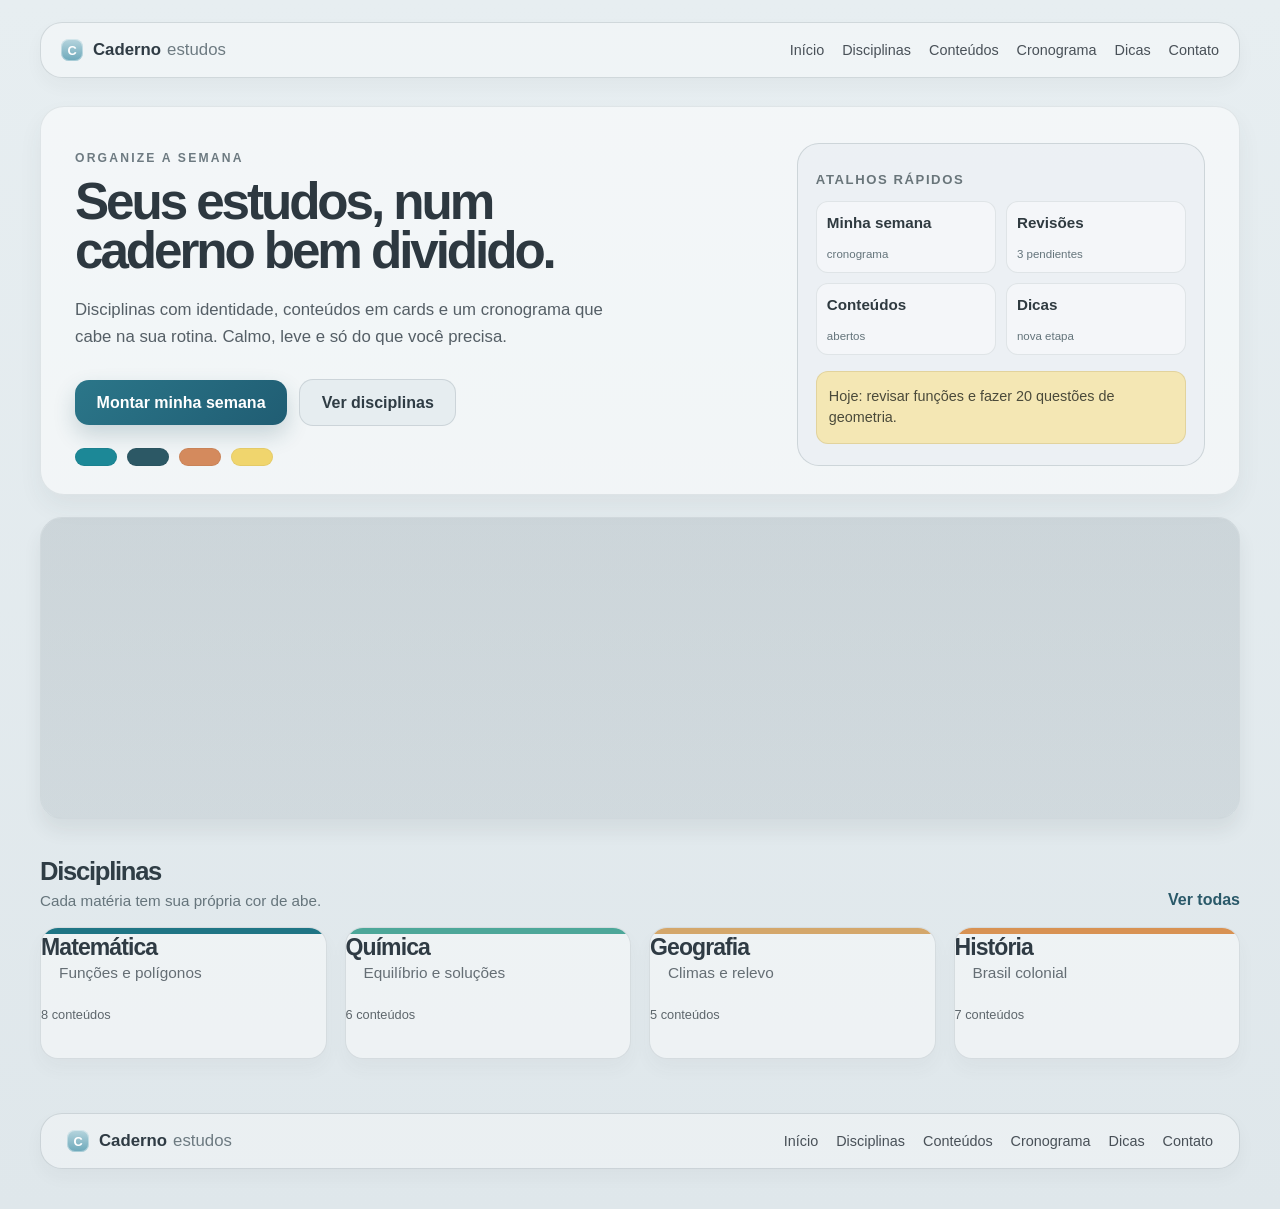
<file: index.html>
<!DOCTYPE html>
<html lang="pt-BR">
  <head>
    <meta charset="UTF-8" />
    <meta name="viewport" content="width=device-width, initial-scale=1.0" />
    <title>Caderno de Estudos</title>
    <link rel="stylesheet" href="src/style.css" />
  </head>
  <body>
    <div class="page-shell">
      <header class="topbar">
        <div class="brand-wrap">
          <div class="brand-mark">C</div>
          <div class="brand-text">
            <span class="brand-name">Caderno</span>
            <span class="brand-tag">estudos</span>
          </div>
        </div>

        <nav class="main-nav" aria-label="Navegação principal">
          <a href="index.html">Início</a>
          <a href="disciplinas.html">Disciplinas</a>
          <a href="conteudos.html">Conteúdos</a>
          <a href="cronograma.html">Cronograma</a>
          <a href="dicas.html">Dicas</a>
          <a href="contato.html">Contato</a>
        </nav>
      </header>

      <main class="content">
        <section class="hero-card">
          <div class="hero-copy">
            <p class="eyebrow">ORGANIZE A SEMANA</p>
            <h1>Seus estudos, num caderno bem dividido.</h1>
            <p class="subtitle">
              Disciplinas com identidade, conteúdos em cards e um cronograma que cabe na sua rotina.
              Calmo, leve e só do que você precisa.
            </p>

            <div class="hero-actions">
              <a href="cronograma.html" class="primary-btn link-btn">Montar minha semana</a>
              <a href="disciplinas.html" class="secondary-btn link-btn">Ver disciplinas</a>
            </div>

            <div class="color-dots" aria-label="Cores de disciplinas">
              <span class="dot teal"></span>
              <span class="dot dark-teal"></span>
              <span class="dot orange"></span>
              <span class="dot yellow"></span>
            </div>
          </div>

          <aside class="mini-panel">
            <h2>ATALHOS RÁPIDOS</h2>
            <div class="shortcut-grid">
              <div class="shortcut-item">
                <span>Minha semana</span>
                <small>cronograma</small>
              </div>
              <div class="shortcut-item">
                <span>Revisões</span>
                <small>3 pendientes</small>
              </div>
              <div class="shortcut-item">
                <span>Conteúdos</span>
                <small>abertos</small>
              </div>
              <div class="shortcut-item">
                <span>Dicas</span>
                <small>nova etapa</small>
              </div>
            </div>

            <div class="note-box">
              Hoje: revisar funções e fazer 20 questões de geometria.
            </div>
          </aside>
        </section>

        <section class="hero-image" aria-label="Caderno de estudos em mesa">
          <div class="notebook-scene"></div>
        </section>

        <section class="disciplinas-section">
          <div class="section-head">
            <div>
              <h3>Disciplinas</h3>
              <p>Cada matéria tem sua própria cor de abe.</p>
            </div>
            <a href="disciplinas.html">Ver todas</a>
          </div>

          <div class="disciplinas-grid">
            <article class="discipline-card card-teal">
              <h4>Matemática</h4>
              <p>Funções e polígonos</p>
              <span>8 conteúdos</span>
            </article>

            <article class="discipline-card card-green">
              <h4>Química</h4>
              <p>Equilíbrio e soluções</p>
              <span>6 conteúdos</span>
            </article>

            <article class="discipline-card card-sand">
              <h4>Geografia</h4>
              <p>Climas e relevo</p>
              <span>5 conteúdos</span>
            </article>

            <article class="discipline-card card-orange">
              <h4>História</h4>
              <p>Brasil colonial</p>
              <span>7 conteúdos</span>
            </article>
          </div>
        </section>
      </main>

      <footer class="bottom-bar">
        <div class="brand-wrap small-brand">
          <div class="brand-mark">C</div>
          <div class="brand-text">
            <span class="brand-name">Caderno</span>
            <span class="brand-tag">estudos</span>
          </div>
        </div>

        <nav class="footer-nav" aria-label="Menu do rodapé">
          <a href="index.html">Início</a>
          <a href="disciplinas.html">Disciplinas</a>
          <a href="conteudos.html">Conteúdos</a>
          <a href="cronograma.html">Cronograma</a>
          <a href="dicas.html">Dicas</a>
          <a href="contato.html">Contato</a>
        </nav>
      </footer>
    </div>
  </body>
</html>
</file>
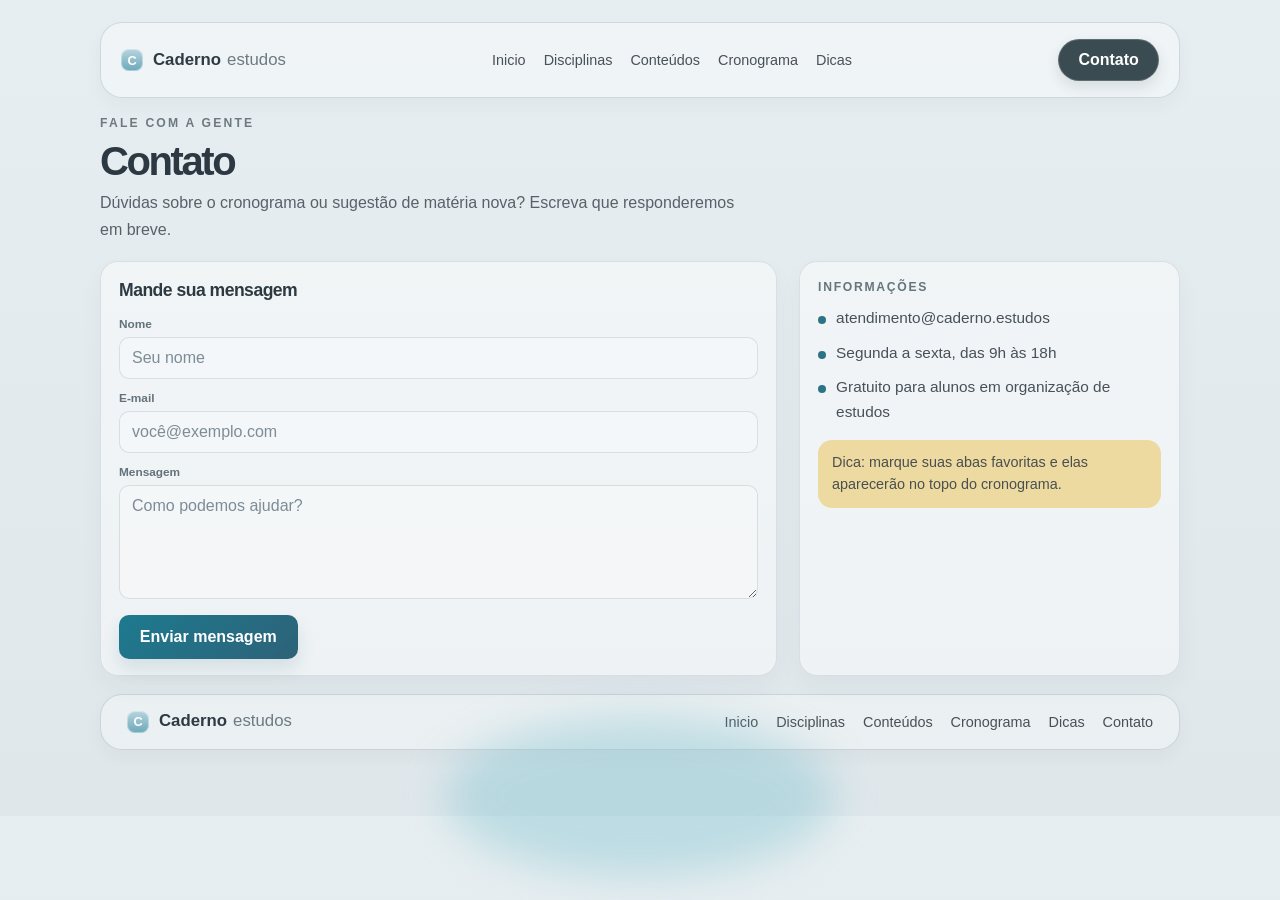
<file: contato.html>
<!DOCTYPE html>
<html lang="pt-BR">
  <head>
    <meta charset="UTF-8" />
    <meta name="viewport" content="width=device-width, initial-scale=1.0" />
    <title>Contato | Caderno de Estudos</title>
    <link rel="stylesheet" href="src/style.css" />
  </head>
  <body>
    <div class="page-shell contact-page">
      <header class="topbar">
        <div class="brand-wrap">
          <div class="brand-mark">C</div>
          <div class="brand-text">
            <span class="brand-name">Caderno</span>
            <span class="brand-tag">estudos</span>
          </div>
        </div>

        <nav class="main-nav" aria-label="Navegação principal">
          <a href="index.html">Inicio</a>
          <a href="disciplinas.html">Disciplinas</a>
          <a href="conteudos.html">Conteúdos</a>
          <a href="cronograma.html">Cronograma</a>
          <a href="dicas.html">Dicas</a>
        </nav>

        <a href="contato.html" class="nav-cta">Contato</a>
      </header>

      <main class="contact-content">
        <p class="eyebrow">FALE COM A GENTE</p>
        <h1>Contato</h1>
        <p class="lead">
          Dúvidas sobre o cronograma ou sugestão de matéria nova? Escreva que
          responderemos em breve.
        </p>

        <div class="contact-grid">
          <section class="form-panel" aria-label="Formulário de contato">
            <h2>Mande sua mensagem</h2>

            <form class="contact-form">
              <div class="field-group">
                <label for="nome">Nome</label>
                <input id="nome" type="text" placeholder="Seu nome" />
              </div>

              <div class="field-group">
                <label for="email">E-mail</label>
                <input id="email" type="email" placeholder="você@exemplo.com" />
              </div>

              <div class="field-group">
                <label for="mensagem">Mensagem</label>
                <textarea id="mensagem" rows="5" placeholder="Como podemos ajudar?"></textarea>
              </div>

              <button class="submit-btn" type="submit">Enviar mensagem</button>
            </form>
          </section>

          <aside class="info-panel" aria-label="Informações de contato">
            <h3>Informações</h3>

            <ul class="info-list">
              <li>atendimento@caderno.estudos</li>
              <li>Segunda a sexta, das 9h às 18h</li>
              <li>Gratuito para alunos em organização de estudos</li>
            </ul>

            <div class="note">
              Dica: marque suas abas favoritas e elas aparecerão no topo do
              cronograma.
            </div>
          </aside>
        </div>
      </main>

      <footer class="bottom-bar">
        <div class="brand-wrap small-brand">
          <div class="brand-mark">C</div>
          <div class="brand-text">
            <span class="brand-name">Caderno</span>
            <span class="brand-tag">estudos</span>
          </div>
        </div>

        <nav class="footer-nav" aria-label="Menu do rodapé">
          <a href="index.html">Inicio</a>
          <a href="disciplinas.html">Disciplinas</a>
          <a href="conteudos.html">Conteúdos</a>
          <a href="cronograma.html">Cronograma</a>
          <a href="dicas.html">Dicas</a>
          <a href="contato.html">Contato</a>
        </nav>
      </footer>
    </div>
  </body>
</html>
</file>
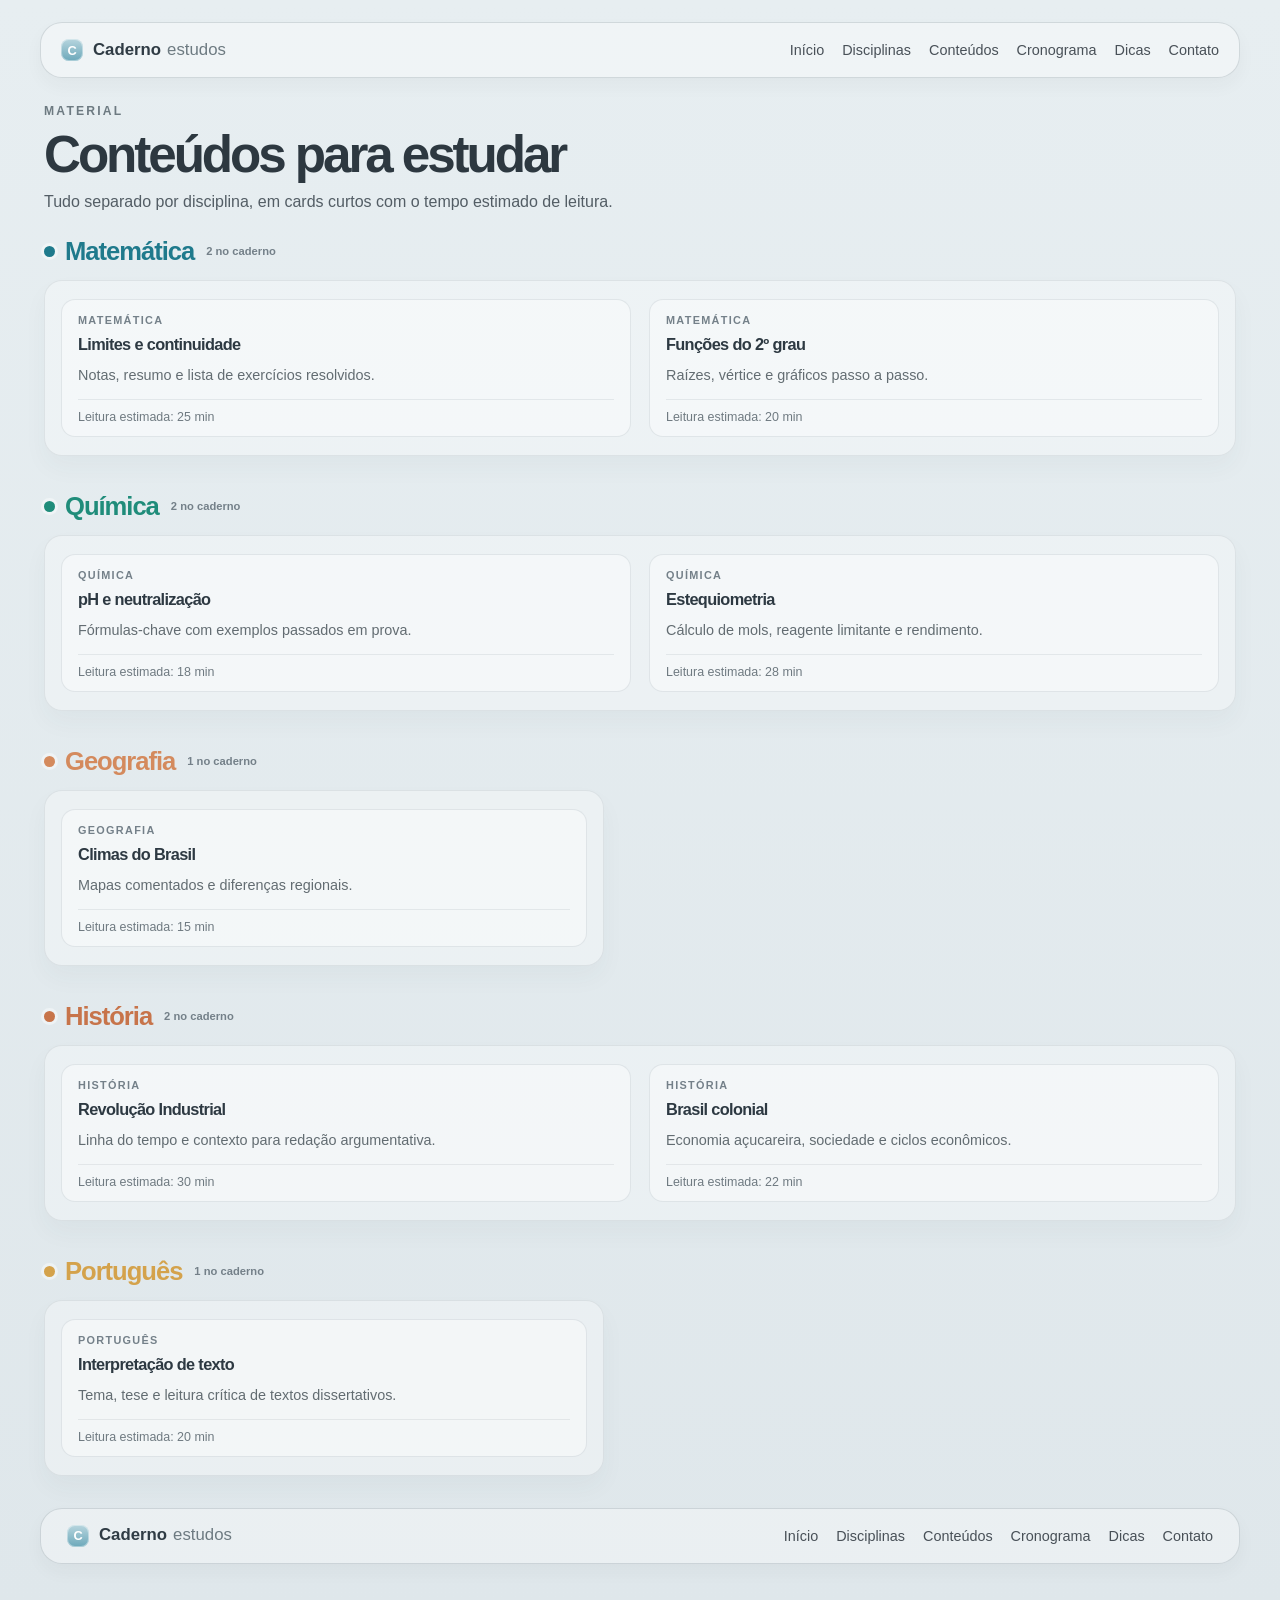
<file: conteudos.html>
<!DOCTYPE html>
<html lang="pt-BR">
  <head>
    <meta charset="UTF-8" />
    <meta name="viewport" content="width=device-width, initial-scale=1.0" />
    <title>Conteúdos | Caderno de Estudos</title>
    <link rel="stylesheet" href="src/style.css" />
  </head>
  <body>
    <div class="page-shell content-page">
      <header class="topbar">
        <div class="brand-wrap">
          <div class="brand-mark">C</div>
          <div class="brand-text">
            <span class="brand-name">Caderno</span>
            <span class="brand-tag">estudos</span>
          </div>
        </div>

        <nav class="main-nav" aria-label="Navegação principal">
          <a href="index.html">Início</a>
          <a href="disciplinas.html">Disciplinas</a>
          <a href="conteudos.html">Conteúdos</a>
          <a href="cronograma.html">Cronograma</a>
          <a href="dicas.html">Dicas</a>
          <a href="contato.html">Contato</a>
        </nav>
      </header>

      <main class="content-main">
        <div class="page-header">
          <p class="eyebrow">MATERIAL</p>
          <h1>Conteúdos para estudar</h1>
          <p class="page-subtitle">Tudo separado por disciplina, em cards curtos com o tempo estimado de leitura.</p>
        </div>

        <section class="subject-group" aria-label="Matemática">
          <div class="subject-title math">
            <span class="subject-dot"></span>
            <h2>Matemática</h2>
            <small>2 no caderno</small>
          </div>

          <div class="content-cards">
            <article class="content-card">
              <p class="label">MATEMÁTICA</p>
              <h3>Limites e continuidade</h3>
              <p class="description">Notas, resumo e lista de exercícios resolvidos.</p>
              <div class="meta"><span>Leitura estimada: 25 min</span></div>
            </article>

            <article class="content-card">
              <p class="label">MATEMÁTICA</p>
              <h3>Funções do 2º grau</h3>
              <p class="description">Raízes, vértice e gráficos passo a passo.</p>
              <div class="meta"><span>Leitura estimada: 20 min</span></div>
            </article>
          </div>
        </section>

        <section class="subject-group" aria-label="Química">
          <div class="subject-title chemistry">
            <span class="subject-dot"></span>
            <h2>Química</h2>
            <small>2 no caderno</small>
          </div>

          <div class="content-cards">
            <article class="content-card">
              <p class="label">QUÍMICA</p>
              <h3>pH e neutralização</h3>
              <p class="description">Fórmulas-chave com exemplos passados em prova.</p>
              <div class="meta"><span>Leitura estimada: 18 min</span></div>
            </article>

            <article class="content-card">
              <p class="label">QUÍMICA</p>
              <h3>Estequiometria</h3>
              <p class="description">Cálculo de mols, reagente limitante e rendimento.</p>
              <div class="meta"><span>Leitura estimada: 28 min</span></div>
            </article>
          </div>
        </section>

        <section class="subject-group" aria-label="Geografia">
          <div class="subject-title geography">
            <span class="subject-dot"></span>
            <h2>Geografia</h2>
            <small>1 no caderno</small>
          </div>

          <div class="content-cards single">
            <article class="content-card">
              <p class="label">GEOGRAFIA</p>
              <h3>Climas do Brasil</h3>
              <p class="description">Mapas comentados e diferenças regionais.</p>
              <div class="meta"><span>Leitura estimada: 15 min</span></div>
            </article>
          </div>
        </section>

        <section class="subject-group" aria-label="História">
          <div class="subject-title history">
            <span class="subject-dot"></span>
            <h2>História</h2>
            <small>2 no caderno</small>
          </div>

          <div class="content-cards">
            <article class="content-card">
              <p class="label">HISTÓRIA</p>
              <h3>Revolução Industrial</h3>
              <p class="description">Linha do tempo e contexto para redação argumentativa.</p>
              <div class="meta"><span>Leitura estimada: 30 min</span></div>
            </article>

            <article class="content-card">
              <p class="label">HISTÓRIA</p>
              <h3>Brasil colonial</h3>
              <p class="description">Economia açucareira, sociedade e ciclos econômicos.</p>
              <div class="meta"><span>Leitura estimada: 22 min</span></div>
            </article>
          </div>
        </section>

        <section class="subject-group" aria-label="Português">
          <div class="subject-title portuguese">
            <span class="subject-dot"></span>
            <h2>Português</h2>
            <small>1 no caderno</small>
          </div>

          <div class="content-cards single">
            <article class="content-card">
              <p class="label">PORTUGUÊS</p>
              <h3>Interpretação de texto</h3>
              <p class="description">Tema, tese e leitura crítica de textos dissertativos.</p>
              <div class="meta"><span>Leitura estimada: 20 min</span></div>
            </article>
          </div>
        </section>
      </main>

      <footer class="bottom-bar">
        <div class="brand-wrap small-brand">
          <div class="brand-mark">C</div>
          <div class="brand-text">
            <span class="brand-name">Caderno</span>
            <span class="brand-tag">estudos</span>
          </div>
        </div>

        <nav class="footer-nav" aria-label="Menu do rodapé">
          <a href="index.html">Início</a>
          <a href="disciplinas.html">Disciplinas</a>
          <a href="conteudos.html">Conteúdos</a>
          <a href="cronograma.html">Cronograma</a>
          <a href="dicas.html">Dicas</a>
          <a href="contato.html">Contato</a>
        </nav>
      </footer>
    </div>
  </body>
</html>
</file>
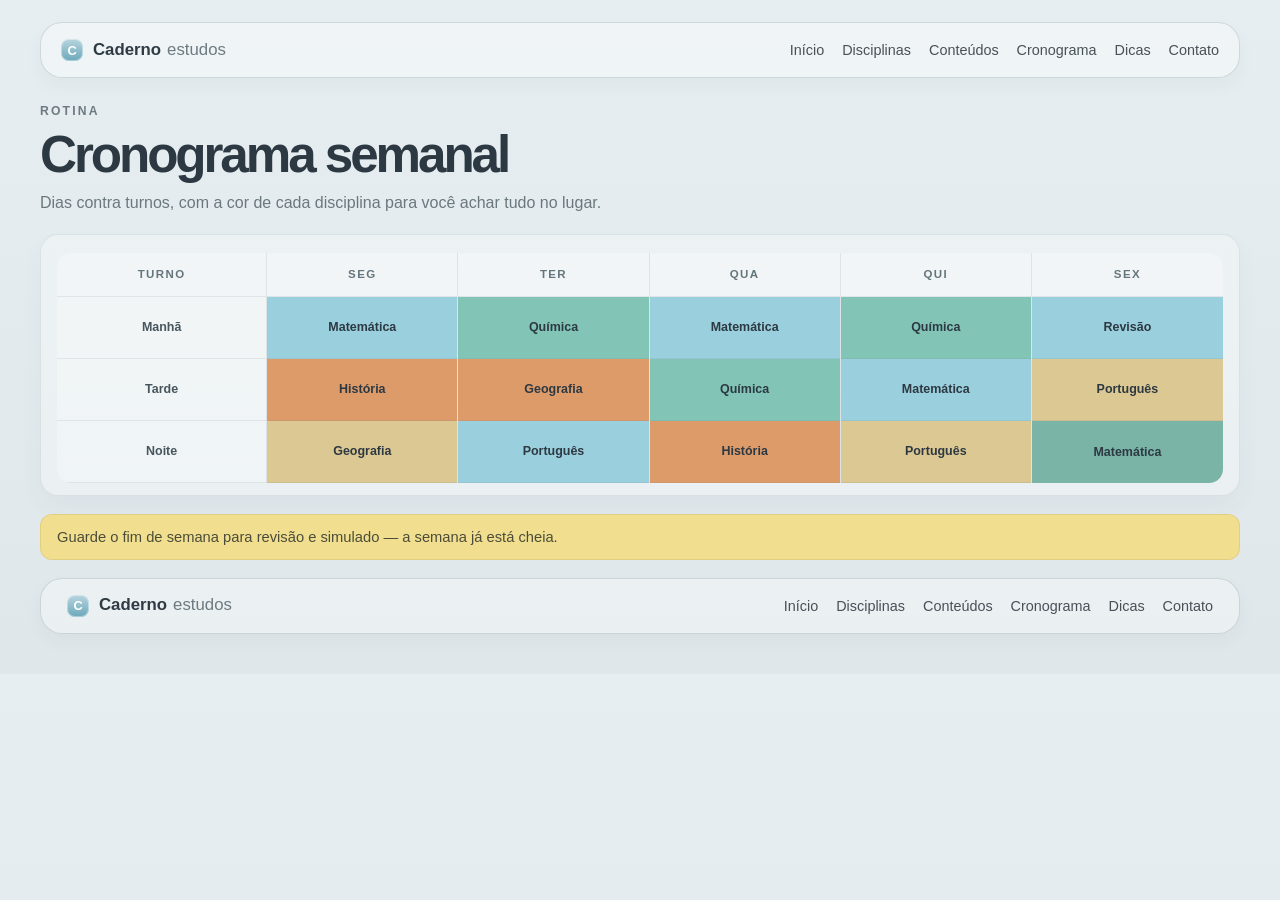
<file: cronograma.html>
<!DOCTYPE html>
<html lang="pt-BR">
  <head>
    <meta charset="UTF-8" />
    <meta name="viewport" content="width=device-width, initial-scale=1.0" />
    <title>Cronograma | Caderno de Estudos</title>
    <link rel="stylesheet" href="src/style.css" />
  </head>
  <body>
    <div class="page-shell cronograma-page">
      <header class="topbar">
        <div class="brand-wrap">
          <div class="brand-mark">C</div>
          <div class="brand-text">
            <span class="brand-name">Caderno</span>
            <span class="brand-tag">estudos</span>
          </div>
        </div>

        <nav class="main-nav" aria-label="Navegação principal">
          <a href="index.html">Início</a>
          <a href="disciplinas.html">Disciplinas</a>
          <a href="conteudos.html">Conteúdos</a>
          <a href="cronograma.html">Cronograma</a>
          <a href="dicas.html">Dicas</a>
          <a href="contato.html">Contato</a>
        </nav>
      </header>

      <main class="cronograma-main">
        <div class="page-header cronograma-header">
          <p class="eyebrow">ROTINA</p>
          <h1>Cronograma semanal</h1>
          <p class="page-subtitle">Dias contra turnos, com a cor de cada disciplina para você achar tudo no lugar.</p>
        </div>

        <section class="schedule-panel" aria-label="Cronograma semanal">
          <div class="schedule-grid">
            <div class="day-column">
              <div class="day-title">Turno</div>
              <div class="slot slot-morning">Manhã</div>
              <div class="slot slot-afternoon">Tarde</div>
              <div class="slot slot-night">Noite</div>
            </div>

            <div class="day-column">
              <div class="day-title">Seg</div>
              <div class="slot blue">Matemática</div>
              <div class="slot orange">História</div>
              <div class="slot sand">Geografia</div>
            </div>

            <div class="day-column">
              <div class="day-title">Ter</div>
              <div class="slot teal">Química</div>
              <div class="slot orange">Geografia</div>
              <div class="slot blue">Português</div>
            </div>

            <div class="day-column">
              <div class="day-title">Qua</div>
              <div class="slot blue">Matemática</div>
              <div class="slot teal">Química</div>
              <div class="slot orange">História</div>
            </div>

            <div class="day-column">
              <div class="day-title">Qui</div>
              <div class="slot teal">Química</div>
              <div class="slot blue">Matemática</div>
              <div class="slot sand">Português</div>
            </div>

            <div class="day-column">
              <div class="day-title">Sex</div>
              <div class="slot blue">Revisão</div>
              <div class="slot sand">Português</div>
              <div class="slot green">Matemática</div>
            </div>
          </div>
        </section>

        <div class="schedule-note">Guarde o fim de semana para revisão e simulado — a semana já está cheia.</div>
      </main>

      <footer class="bottom-bar">
        <div class="brand-wrap small-brand">
          <div class="brand-mark">C</div>
          <div class="brand-text">
            <span class="brand-name">Caderno</span>
            <span class="brand-tag">estudos</span>
          </div>
        </div>

        <nav class="footer-nav" aria-label="Menu do rodapé">
          <a href="index.html">Início</a>
          <a href="disciplinas.html">Disciplinas</a>
          <a href="conteudos.html">Conteúdos</a>
          <a href="cronograma.html">Cronograma</a>
          <a href="dicas.html">Dicas</a>
          <a href="contato.html">Contato</a>
        </nav>
      </footer>
    </div>
  </body>
</html>
</file>
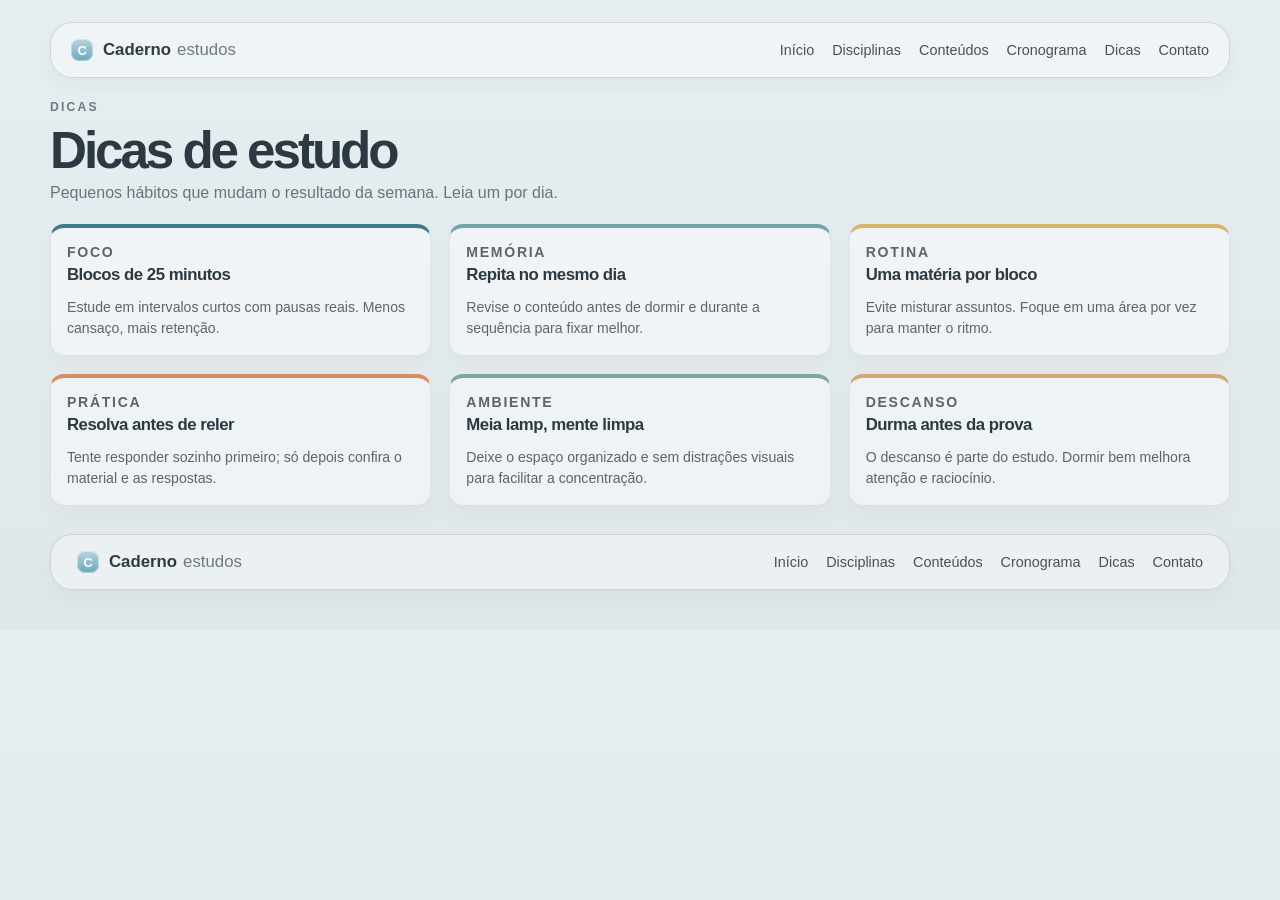
<file: dicas.html>
<!DOCTYPE html>
<html lang="pt-BR">
  <head>
    <meta charset="UTF-8" />
    <meta name="viewport" content="width=device-width, initial-scale=1.0" />
    <title>Dicas | Caderno de Estudos</title>
    <link rel="stylesheet" href="src/style.css" />
  </head>
  <body>
    <div class="page-shell tips-page">
      <header class="topbar">
        <div class="brand-wrap">
          <div class="brand-mark">C</div>
          <div class="brand-text">
            <span class="brand-name">Caderno</span>
            <span class="brand-tag">estudos</span>
          </div>
        </div>

        <nav class="main-nav" aria-label="Navegação principal">
          <a href="index.html">Início</a>
          <a href="disciplinas.html">Disciplinas</a>
          <a href="conteudos.html">Conteúdos</a>
          <a href="cronograma.html">Cronograma</a>
          <a href="dicas.html">Dicas</a>
          <a href="contato.html">Contato</a>
        </nav>
      </header>

      <main class="tips-main">
        <p class="eyebrow">DICAS</p>
        <h1>Dicas de estudo</h1>
        <p class="tips-subtitle">Pequenos hábitos que mudam o resultado da semana. Leia um por dia.</p>

        <section class="tips-grid" aria-label="Dicas de estudo">
          <article class="tip-card focus">
            <p class="tip-label">FOCO</p>
            <h2>Blocos de 25 minutos</h2>
            <p>Estude em intervalos curtos com pausas reais. Menos cansaço, mais retenção.</p>
          </article>

          <article class="tip-card memory">
            <p class="tip-label">MEMÓRIA</p>
            <h2>Repita no mesmo dia</h2>
            <p>Revise o conteúdo antes de dormir e durante a sequência para fixar melhor.</p>
          </article>

          <article class="tip-card routine">
            <p class="tip-label">ROTINA</p>
            <h2>Uma matéria por bloco</h2>
            <p>Evite misturar assuntos. Foque em uma área por vez para manter o ritmo.</p>
          </article>

          <article class="tip-card practice">
            <p class="tip-label">PRÁTICA</p>
            <h2>Resolva antes de reler</h2>
            <p>Tente responder sozinho primeiro; só depois confira o material e as respostas.</p>
          </article>

          <article class="tip-card environment">
            <p class="tip-label">AMBIENTE</p>
            <h2>Meia lamp, mente limpa</h2>
            <p>Deixe o espaço organizado e sem distrações visuais para facilitar a concentração.</p>
          </article>

          <article class="tip-card rest">
            <p class="tip-label">DESCANSO</p>
            <h2>Durma antes da prova</h2>
            <p>O descanso é parte do estudo. Dormir bem melhora atenção e raciocínio.</p>
          </article>
        </section>
      </main>

      <footer class="bottom-bar">
        <div class="brand-wrap small-brand">
          <div class="brand-mark">C</div>
          <div class="brand-text">
            <span class="brand-name">Caderno</span>
            <span class="brand-tag">estudos</span>
          </div>
        </div>

        <nav class="footer-nav" aria-label="Menu do rodapé">
          <a href="index.html">Início</a>
          <a href="disciplinas.html">Disciplinas</a>
          <a href="conteudos.html">Conteúdos</a>
          <a href="cronograma.html">Cronograma</a>
          <a href="dicas.html">Dicas</a>
          <a href="contato.html">Contato</a>
        </nav>
      </footer>
    </div>
  </body>
</html>
</file>
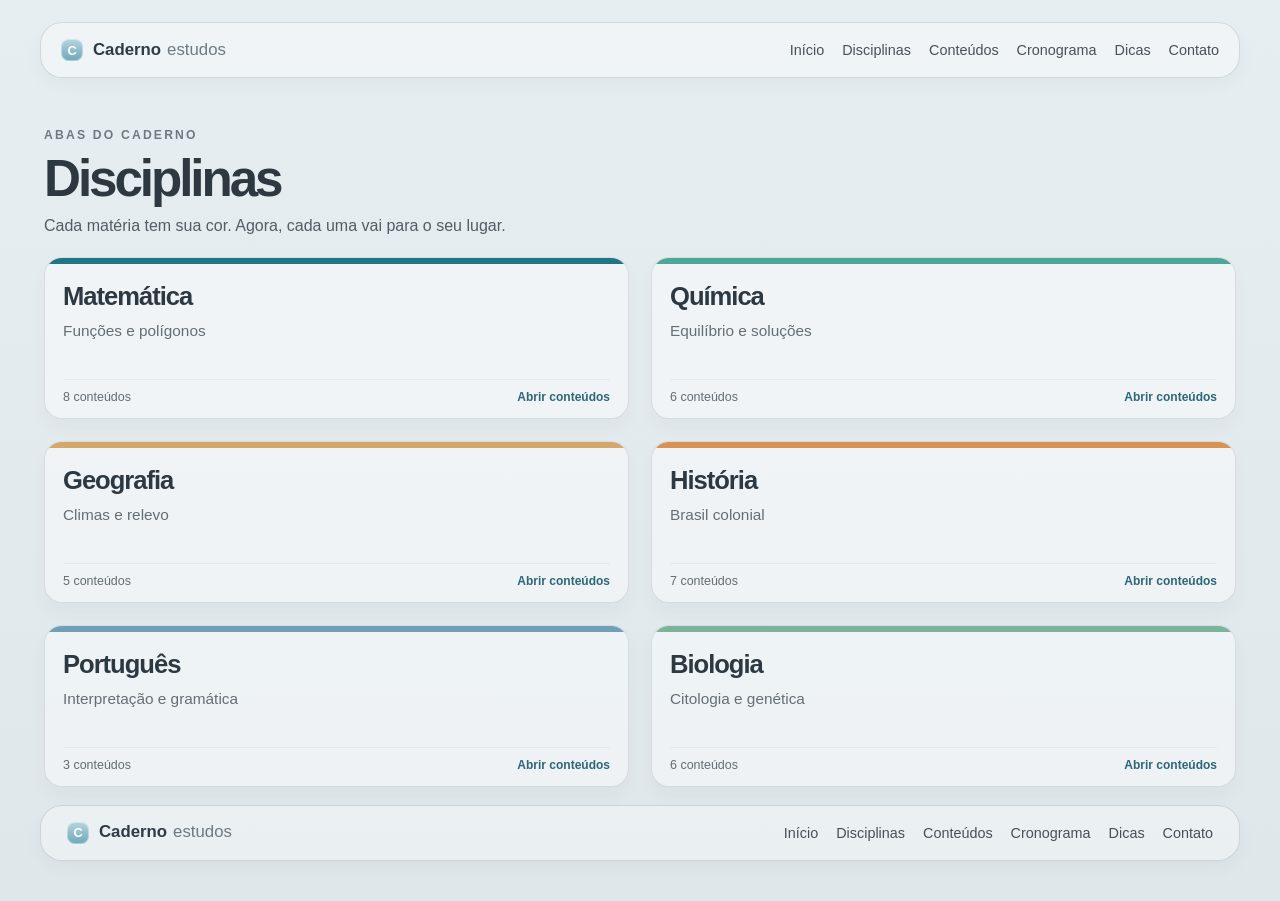
<file: disciplinas.html>
<!DOCTYPE html>
<html lang="pt-BR">
  <head>
    <meta charset="UTF-8" />
    <meta name="viewport" content="width=device-width, initial-scale=1.0" />
    <title>Disciplinas | Caderno de Estudos</title>
    <link rel="stylesheet" href="src/style.css" />
  </head>
  <body>
    <div class="page-shell discipline-page">
      <header class="topbar">
        <div class="brand-wrap">
          <div class="brand-mark">C</div>
          <div class="brand-text">
            <span class="brand-name">Caderno</span>
            <span class="brand-tag">estudos</span>
          </div>
        </div>

        <nav class="main-nav" aria-label="Navegação principal">
          <a href="index.html">Início</a>
          <a href="disciplinas.html">Disciplinas</a>
          <a href="conteudos.html">Conteúdos</a>
          <a href="cronograma.html">Cronograma</a>
          <a href="dicas.html">Dicas</a>
          <a href="contato.html">Contato</a>
        </nav>
      </header>

      <main class="disciplinas-content">
        <div class="page-header">
          <p class="eyebrow">ABAS DO CADERNO</p>
          <h1>Disciplinas</h1>
          <p class="page-subtitle">Cada matéria tem sua cor. Agora, cada uma vai para o seu lugar.</p>
        </div>

        <section class="disciplinas-grid discipline-list" aria-label="Lista de disciplinas">
          <article class="discipline-card card-teal">
            <h2>Matemática</h2>
            <p>Funções e polígonos</p>
            <div class="discipline-meta">
              <span>8 conteúdos</span>
              <a href="conteudos.html">Abrir conteúdos</a>
            </div>
          </article>

          <article class="discipline-card card-green">
            <h2>Química</h2>
            <p>Equilíbrio e soluções</p>
            <div class="discipline-meta">
              <span>6 conteúdos</span>
              <a href="conteudos.html">Abrir conteúdos</a>
            </div>
          </article>

          <article class="discipline-card card-sand">
            <h2>Geografia</h2>
            <p>Climas e relevo</p>
            <div class="discipline-meta">
              <span>5 conteúdos</span>
              <a href="conteudos.html">Abrir conteúdos</a>
            </div>
          </article>

          <article class="discipline-card card-orange">
            <h2>História</h2>
            <p>Brasil colonial</p>
            <div class="discipline-meta">
              <span>7 conteúdos</span>
              <a href="conteudos.html">Abrir conteúdos</a>
            </div>
          </article>

          <article class="discipline-card card-teal-soft">
            <h2>Português</h2>
            <p>Interpretação e gramática</p>
            <div class="discipline-meta">
              <span>3 conteúdos</span>
              <a href="conteudos.html">Abrir conteúdos</a>
            </div>
          </article>

          <article class="discipline-card card-green-soft">
            <h2>Biologia</h2>
            <p>Citologia e genética</p>
            <div class="discipline-meta">
              <span>6 conteúdos</span>
              <a href="conteudos.html">Abrir conteúdos</a>
            </div>
          </article>
        </section>
      </main>

      <footer class="bottom-bar">
        <div class="brand-wrap small-brand">
          <div class="brand-mark">C</div>
          <div class="brand-text">
            <span class="brand-name">Caderno</span>
            <span class="brand-tag">estudos</span>
          </div>
        </div>

        <nav class="footer-nav" aria-label="Menu do rodapé">
          <a href="index.html">Início</a>
          <a href="disciplinas.html">Disciplinas</a>
          <a href="conteudos.html">Conteúdos</a>
          <a href="cronograma.html">Cronograma</a>
          <a href="dicas.html">Dicas</a>
          <a href="contato.html">Contato</a>
        </nav>
      </footer>
    </div>
  </body>
</html>
</file>
<file: src/style.css>
:root {
  --bg: #dfe7eb;
  --panel: rgba(255, 255, 255, 0.72);
  --panel-strong: #edf3f5;
  --border: rgba(79, 99, 110, 0.2);
  --text: #2f3b44;
  --muted: #66757c;
  --teal: #1f7585;
  --teal-dark: #0f5968;
  --green: #4da799;
  --orange: #d89253;
  --yellow: #f0d56d;
  --shadow: rgba(51, 71, 79, 0.08);
  --note: #f4e7b4;
}

* {
  box-sizing: border-box;
}

html {
  scroll-behavior: smooth;
}

body {
  margin: 0;
  font-family: "Segoe UI", Tahoma, Geneva, Verdana, sans-serif;
  background: linear-gradient(180deg, #e7eef1 0%, #dfe7eb 100%);
  color: var(--text);
}

button,
a,
input,
textarea {
  font: inherit;
}

img {
  max-width: 100%;
  display: block;
}

.page-shell {
  width: min(1200px, calc(100% - 32px));
  margin: 22px auto 0;
}

.topbar,
.bottom-bar {
  display: flex;
  align-items: center;
  justify-content: space-between;
  gap: 20px;
  background: rgba(255, 255, 255, 0.38);
  border: 1px solid var(--border);
  border-radius: 22px;
  padding: 16px 20px;
  box-shadow: 0 8px 18px rgba(44, 55, 62, 0.04);
}

.brand-wrap {
  display: inline-flex;
  align-items: center;
  gap: 10px;
}

.brand-mark {
  width: 22px;
  height: 22px;
  border-radius: 8px;
  background: linear-gradient(180deg, #b7d5de 0%, #6ca8ba 100%);
  color: #fff;
  font-weight: 700;
  font-size: 0.8rem;
  display: grid;
  place-items: center;
  box-shadow: inset 0 0 0 1px rgba(255, 255, 255, 0.4);
}

.brand-text {
  display: flex;
  align-items: baseline;
  gap: 6px;
  line-height: 1;
}

.brand-name,
.brand-tag {
  font-size: 1.05rem;
  font-weight: 700;
}

.brand-tag {
  font-weight: 500;
  color: #6d7a81;
}

.main-nav,
.footer-nav {
  display: flex;
  align-items: center;
  justify-content: center;
  gap: 18px;
  flex-wrap: wrap;
}

.main-nav a,
.footer-nav a {
  color: rgba(40, 49, 57, 0.84);
  text-decoration: none;
  font-size: 0.9rem;
  transition: opacity 0.2s ease;
}

.main-nav a:hover,
.footer-nav a:hover {
  opacity: 0.7;
}

.eyebrow {
  margin: 0 0 12px;
  color: #6d7a81;
  font-size: 0.76rem;
  letter-spacing: 0.18em;
  font-weight: 700;
}

.page-header {
  margin-bottom: 18px;
}

.page-header h1 {
  margin: 0;
  font-size: clamp(2.4rem, 4vw, 4rem);
  line-height: 0.96;
  letter-spacing: -0.06em;
  color: #2d3840;
}

.page-subtitle {
  margin-top: 10px;
  color: rgba(50, 61, 70, 0.82);
  font-size: 1rem;
  line-height: 1.6;
}

.bottom-bar {
  margin: 18px 0 40px;
  padding: 16px 26px;
  background: rgba(255, 255, 255, 0.35);
}

.small-brand {
  margin-right: auto;
}

.content {
  margin-top: 28px;
}

.hero-card {
  display: grid;
  grid-template-columns: 1.7fr 1fr;
  gap: 28px;
  padding: 36px 34px 28px;
  background: rgba(255, 255, 255, 0.5);
  border: 1px solid rgba(102, 118, 126, 0.14);
  border-radius: 24px;
  box-shadow: 0 12px 24px rgba(50, 63, 70, 0.06);
}

.hero-copy {
  padding: 8px 0 0;
}

.hero-copy h1 {
  margin: 0;
  max-width: 560px;
  font-size: clamp(2.4rem, 4vw, 4rem);
  line-height: 0.96;
  letter-spacing: -0.06em;
  color: #2d3840;
}

.subtitle {
  max-width: 560px;
  margin-top: 22px;
  color: rgba(50, 61, 70, 0.82);
  font-size: 1.05rem;
  line-height: 1.6;
}

.hero-actions {
  display: flex;
  align-items: center;
  gap: 12px;
  margin-top: 28px;
  flex-wrap: wrap;
}

.primary-btn,
.secondary-btn {
  border: none;
  border-radius: 14px;
  padding: 0.85rem 1.35rem;
  font-weight: 600;
  cursor: pointer;
  transition: transform 0.2s ease, opacity 0.2s ease;
}

.primary-btn {
  background: linear-gradient(135deg, #2b7689, #205d73);
  color: #fff;
  box-shadow: 0 10px 22px rgba(30, 82, 94, 0.2);
}

.secondary-btn {
  background: #e6edf0;
  color: #2f3c44;
  border: 1px solid rgba(83, 102, 112, 0.18);
}

.link-btn {
  display: inline-flex;
  align-items: center;
  justify-content: center;
  text-decoration: none;
}

.primary-btn:hover,
.secondary-btn:hover {
  transform: translateY(-1px);
  opacity: 0.96;
}

.color-dots {
  display: flex;
  gap: 10px;
  align-items: center;
  margin-top: 22px;
}

.dot {
  display: inline-block;
  width: 42px;
  height: 18px;
  border-radius: 10px;
  box-shadow: inset 0 0 0 1px rgba(0, 0, 0, 0.05);
}

.dot.teal { background: #1c8897; }
.dot.dark-teal { background: #2c5865; }
.dot.orange { background: #d48a5d; }
.dot.yellow { background: #f0d56d; }

.mini-panel {
  align-self: stretch;
  background: rgba(236, 240, 243, 0.9);
  border: 1px solid var(--border);
  border-radius: 22px;
  padding: 18px 18px 12px;
  display: flex;
  flex-direction: column;
  justify-content: center;
}

.mini-panel h2 {
  margin: 0 0 14px;
  font-size: 0.82rem;
  letter-spacing: 0.12em;
  color: #69757a;
  font-weight: 700;
}

.shortcut-grid {
  display: grid;
  grid-template-columns: repeat(2, minmax(120px, 1fr));
  gap: 10px;
}

.shortcut-item {
  background: rgba(255, 255, 255, 0.42);
  border: 1px solid rgba(128, 146, 152, 0.18);
  border-radius: 12px;
  padding: 12px 10px;
  min-height: 72px;
  display: flex;
  flex-direction: column;
  justify-content: space-between;
}

.shortcut-item span {
  font-weight: 700;
  color: #2f3a40;
  font-size: 0.95rem;
}

.shortcut-item small {
  color: #64747b;
  font-size: 0.72rem;
}

.note-box {
  margin-top: 16px;
  background: var(--note);
  border: 1px solid rgba(146, 124, 52, 0.18);
  border-radius: 12px;
  color: #4a4a3a;
  font-size: 0.9rem;
  line-height: 1.5;
  padding: 14px 12px;
}

.hero-image {
  margin-top: 22px;
  border-radius: 22px;
  overflow: hidden;
  box-shadow: 0 12px 18px rgba(53, 63, 70, 0.08);
  border: 1px solid rgba(101, 117, 122, 0.14);
}

.notebook-scene {
  position: relative;
  height: 300px;
  background:
    linear-gradient(rgba(84, 101, 110, 0.16), rgba(84, 101, 110, 0.12)),
    url("https://images.unsplash.com/photo-1516321318423-f06f85e504b3?auto=format&fit=crop&w=1600&q=80") center/cover no-repeat;
}

.disciplinas-section {
  margin-top: 38px;
  padding-bottom: 36px;
}

.section-head {
  display: flex;
  align-items: end;
  justify-content: space-between;
  gap: 18px;
  margin-bottom: 18px;
}

.section-head h3 {
  margin: 0;
  font-size: clamp(1.6rem, 2vw, 2.2rem);
  letter-spacing: -0.05em;
  color: #2f3d45;
}

.section-head p {
  margin: 6px 0 0;
  color: var(--muted);
  font-size: 0.95rem;
}

.section-head a {
  text-decoration: none;
  color: #2a5969;
  font-weight: 600;
}

.disciplinas-grid {
  display: grid;
  grid-template-columns: repeat(4, minmax(200px, 1fr));
  gap: 18px;
}

.discipline-card {
  background: rgba(255, 255, 255, 0.55);
  border: 1px solid rgba(90, 107, 116, 0.16);
  border-radius: 18px;
  padding: 22px 18px 18px;
  min-height: 132px;
  box-shadow: 0 8px 18px rgba(62, 72, 79, 0.05);
}

.discipline-card h4 {
  margin: 0;
  font-size: clamp(1.2rem, 1.8vw, 1.6rem);
  letter-spacing: -0.04em;
}

.discipline-card p {
  margin: 10px 0 14px;
  color: rgba(48, 61, 69, 0.75);
  font-size: 0.96rem;
  line-height: 1.5;
}

.discipline-card span {
  color: rgba(58, 67, 74, 0.8);
  font-size: 0.8rem;
}

.card-teal {
  border-top: 5px solid var(--teal);
}

.card-green {
  border-top: 5px solid var(--green);
}

.card-sand {
  border-top: 5px solid #d8b283;
}

.card-orange {
  border-top: 5px solid var(--orange);
}

.contact-page {
  position: relative;
  width: min(1080px, calc(100% - 30px));
  padding-bottom: 26px;
}

.contact-page::after {
  content: "";
  position: absolute;
  left: 50%;
  bottom: -60px;
  width: 390px;
  height: 160px;
  transform: translateX(-50%);
  background: rgba(122, 193, 205, 0.38);
  filter: blur(20px);
  border-radius: 50%;
  pointer-events: none;
  z-index: 0;
}

.contact-content {
  position: relative;
  z-index: 1;
  margin-top: 18px;
}

.contact-content h1 {
  margin: 0;
  font-size: clamp(2.5rem, 3vw, 3.8rem);
  line-height: 0.96;
  letter-spacing: -0.06em;
  color: #2d3942;
}

.lead {
  margin-top: 8px;
  max-width: 640px;
  color: rgba(52, 63, 71, 0.8);
  font-size: 1rem;
  line-height: 1.7;
}

.contact-grid {
  display: grid;
  grid-template-columns: 1.6fr 0.9fr;
  gap: 22px;
  margin-top: 18px;
}

.form-panel,
.info-panel {
  background: rgba(255, 255, 255, 0.46);
  border: 1px solid rgba(110, 128, 136, 0.18);
  border-radius: 18px;
  box-shadow: 0 12px 26px rgba(51, 63, 70, 0.04);
}

.form-panel {
  padding: 18px 18px 16px;
}

.form-panel h2 {
  margin: 0;
  color: #2e3a42;
  font-size: 1.1rem;
  letter-spacing: -0.03em;
}

.contact-form {
  display: grid;
  gap: 12px;
  margin-top: 16px;
}

.field-group {
  display: grid;
  gap: 6px;
}

.contact-form label {
  font-size: 0.74rem;
  font-weight: 600;
  color: #64727b;
}

.contact-form input,
.contact-form textarea {
  width: 100%;
  border: 1px solid rgba(106, 123, 132, 0.2);
  border-radius: 10px;
  background: rgba(255, 255, 255, 0.3);
  padding: 11px 12px;
  font: inherit;
  color: var(--text);
}

.contact-form input::placeholder,
.contact-form textarea::placeholder {
  color: #7d8c96;
}

.contact-form textarea {
  min-height: 110px;
  resize: vertical;
}

.submit-btn {
  margin-top: 4px;
  width: fit-content;
  border: none;
  border-radius: 10px;
  padding: 0.8rem 1.3rem;
  background: linear-gradient(135deg, #1d7a8f, #2d6278);
  color: #fff;
  font-weight: 700;
  cursor: pointer;
  box-shadow: 0 10px 18px rgba(28, 88, 100, 0.12);
}

.info-panel {
  padding: 18px 18px 16px;
}

.info-panel h3 {
  margin: 0 0 12px;
  color: #66757d;
  font-size: 0.76rem;
  font-weight: 700;
  letter-spacing: 0.14em;
  text-transform: uppercase;
}

.info-list {
  list-style: none;
  padding: 0;
  margin: 0;
  display: grid;
  gap: 10px;
}

.info-list li {
  position: relative;
  padding-left: 18px;
  color: rgba(48, 58, 67, 0.88);
  line-height: 1.6;
  font-size: 0.96rem;
}

.info-list li::before {
  content: "";
  position: absolute;
  left: 0;
  top: 0.65em;
  width: 8px;
  height: 8px;
  border-radius: 50%;
  background: #2b7385;
}

.note {
  margin-top: 16px;
  padding: 12px 14px;
  border-radius: 14px;
  background: rgba(238, 214, 146, 0.85);
  color: rgba(50, 60, 67, 0.88);
  line-height: 1.5;
  font-size: 0.9rem;
}

.nav-cta {
  display: inline-flex;
  align-items: center;
  justify-content: center;
  background: rgba(38, 58, 65, 0.9);
  color: #fff;
  text-decoration: none;
  padding: 0.7rem 1.2rem;
  border-radius: 999px;
  font-weight: 600;
  border: 1px solid rgba(255, 255, 255, 0.18);
  box-shadow: 0 6px 14px rgba(42, 54, 60, 0.12);
}

.content-page .page-shell {
  width: min(1180px, calc(100% - 32px));
}

.content-main {
  margin-top: 26px;
  padding: 0 4px;
}

.subject-group {
  margin-bottom: 28px;
  padding: 4px 0;
}

.subject-title {
  display: flex;
  align-items: center;
  gap: 10px;
  margin: 0 0 14px;
  font-size: 1.3rem;
  color: #2d3942;
}

.subject-title h2 {
  margin: 0;
  font-size: clamp(1.2rem, 2vw, 1.7rem);
  letter-spacing: -0.04em;
}

.subject-title small {
  font-size: 0.7rem;
  color: #748089;
  font-weight: 600;
  margin-left: 2px;
}

.subject-dot {
  display: inline-block;
  width: 11px;
  height: 11px;
  border-radius: 50%;
  background: currentColor;
  box-shadow: 0 0 0 3px rgba(255, 255, 255, 0.4);
}

.math { color: #1f7a8c; }
.chemistry { color: #1f8c7a; }
.geography { color: #d48a5d; }
.history { color: #c7744a; }
.portuguese { color: #d4a24b; }

.content-cards {
  display: grid;
  grid-template-columns: repeat(2, minmax(240px, 1fr));
  gap: 18px;
  background: rgba(255, 255, 255, 0.32);
  border: 1px solid rgba(112, 129, 138, 0.14);
  border-radius: 18px;
  padding: 18px 16px;
  box-shadow: 0 12px 24px rgba(61, 71, 78, 0.04);
}

.content-cards.single {
  grid-template-columns: minmax(240px, 1fr);
  max-width: 560px;
}

.content-card {
  background: rgba(255, 255, 255, 0.42);
  border: 1px solid rgba(114, 133, 143, 0.16);
  border-radius: 14px;
  padding: 14px 16px 12px;
  min-height: 138px;
}

.label {
  margin: 0 0 8px;
  font-size: 0.68rem;
  letter-spacing: 0.12em;
  color: #748089;
  font-weight: 700;
}

.content-card h3 {
  margin: 0;
  font-size: 1.02rem;
  line-height: 1.3;
  letter-spacing: -0.04em;
  color: #2d3942;
}

.description {
  margin: 10px 0 12px;
  color: rgba(53, 64, 71, 0.76);
  font-size: 0.9rem;
  line-height: 1.5;
}

.meta {
  border-top: 1px solid rgba(101, 118, 127, 0.12);
  padding-top: 10px;
  color: #6f7a81;
  font-size: 0.78rem;
}

.cronograma-page {
  width: min(1200px, calc(100% - 32px));
}

.cronograma-main {
  margin-top: 26px;
}

.cronograma-header {
  margin-bottom: 18px;
}

.cronograma-header h1 {
  margin: 0;
  font-size: clamp(2.5rem, 4vw, 4rem);
  line-height: 0.98;
  letter-spacing: -0.06em;
  color: #2d3942;
}

.cronograma-header .page-subtitle {
  max-width: 680px;
  margin-top: 10px;
  color: #6a787d;
}

.schedule-panel {
  background: rgba(255, 255, 255, 0.32);
  border: 1px solid rgba(110, 127, 136, 0.14);
  border-radius: 18px;
  box-shadow: 0 12px 24px rgba(53, 64, 71, 0.04);
  padding: 18px 16px 12px;
}

.schedule-grid {
  display: grid;
  grid-template-columns: 1.1fr repeat(5, minmax(110px, 1fr));
  gap: 0;
  background: rgba(255, 255, 255, 0.18);
  border-radius: 14px;
  overflow: hidden;
}

.day-column {
  display: grid;
  grid-template-rows: auto auto auto;
  border-right: 1px solid rgba(112, 127, 136, 0.14);
}

.day-column:last-child {
  border-right: none;
}

.day-title {
  padding: 12px 14px;
  text-transform: uppercase;
  font-size: 0.72rem;
  letter-spacing: 0.12em;
  font-weight: 700;
  color: #65757d;
  background: rgba(255, 255, 255, 0.08);
  border-bottom: 1px solid rgba(112, 127, 136, 0.14);
  min-height: 44px;
  display: flex;
  align-items: center;
  justify-content: center;
}

.slot {
  min-height: 62px;
  display: flex;
  align-items: center;
  justify-content: center;
  text-align: center;
  font-size: 0.78rem;
  font-weight: 700;
  color: #2d3942;
  background: rgba(255, 255, 255, 0.24);
  border-bottom: 1px solid rgba(112, 127, 136, 0.14);
  padding: 8px 10px;
}

.day-column:last-child .slot:last-child {
  border-bottom: none;
}

.slot-morning,
.slot-afternoon,
.slot-night {
  background: rgba(255, 255, 255, 0.08);
  color: #47555d;
}

.blue {
  background: #9ad0dd;
}

.teal {
  background: #82c5b7;
}

.sand {
  background: #dcc892;
}

.orange {
  background: #dd9b6a;
}

.green {
  background: #7ab4a6;
}

.schedule-note {
  margin-top: 18px;
  background: #f1df8f;
  border-radius: 12px;
  color: #4b4d3a;
  font-size: 0.92rem;
  padding: 14px 16px;
  border: 1px solid rgba(143, 123, 46, 0.15);
}

.tips-page {
  width: min(1180px, calc(100% - 30px));
}

.tips-main {
  margin-top: 22px;
}

.tips-main h1 {
  margin: 0;
  font-size: clamp(2.3rem, 4vw, 4rem);
  line-height: 0.98;
  letter-spacing: -0.06em;
  color: #2d3942;
}

.tips-subtitle {
  margin-top: 8px;
  color: #66757d;
  font-size: 1rem;
}

.tips-grid {
  display: grid;
  grid-template-columns: repeat(3, minmax(190px, 1fr));
  gap: 18px;
  margin-top: 22px;
  padding: 0 0 10px;
}

.tip-card {
  background: rgba(255,255,255,0.45);
  border: 1px solid rgba(109,126,136,0.15);
  border-radius: 14px;
  padding: 14px 16px;
  min-height: 132px;
  box-shadow: 0 8px 18px rgba(52,62,69,0.03);
}

.tip-label {
  margin: 0 0 10px;
  font-size: 0.7rem;
  font-weight: 700;
  letter-spacing: 0.12em;
  color: #78909a;
  text-transform: uppercase;
}

.tip-card h2 {
  margin: 0 0 10px;
  font-size: 1.05rem;
  line-height: 1.4;
  letter-spacing: -0.03em;
  color: #2d3942;
}

.tip-card p {
  margin: 0;
  color: rgba(54, 65, 72, 0.8);
  line-height: 1.5;
  font-size: 0.88rem;
}

.focus { border-top: 4px solid #3d7b8b; }
.memory { border-top: 4px solid #72a7a8; }
.routine { border-top: 4px solid #d6b56e; }
.practice { border-top: 4px solid #d98b64; }
.environment { border-top: 4px solid #7ea6a1; }
.rest { border-top: 4px solid #d1a977; }

.discipline-page .page-shell {
  width: min(1170px, calc(100% - 32px));
}

.disciplinas-content {
  margin-top: 26px;
  padding: 24px 4px 0;
}

.discipline-list {
  display: grid;
  grid-template-columns: repeat(2, minmax(280px, 1fr));
  gap: 22px;
  margin-top: 18px;
}

.discipline-card {
  position: relative;
  border: 1px solid rgba(99, 118, 129, 0.18);
  border-radius: 18px;
  background: rgba(255, 255, 255, 0.45);
  padding: 0 0 14px;
  overflow: hidden;
  box-shadow: 0 10px 18px rgba(67, 78, 84, 0.04);
}

.discipline-card::before {
  content: "";
  display: block;
  height: 6px;
  width: 100%;
  background: var(--card-accent, #4d8798);
}

.discipline-card h2 {
  margin: 18px 18px 8px;
  font-size: clamp(1.2rem, 2vw, 1.7rem);
  letter-spacing: -0.04em;
  color: #2d3942;
}

.discipline-card p {
  margin: 0 18px;
  color: rgba(52, 64, 71, 0.74);
  min-height: 44px;
}

.discipline-meta {
  display: flex;
  justify-content: space-between;
  align-items: center;
  gap: 16px;
  margin: 16px 18px 0;
  padding-top: 10px;
  border-top: 1px solid rgba(101, 117, 124, 0.08);
}

.discipline-meta span {
  font-size: 0.78rem;
  color: rgba(65, 75, 82, 0.8);
}

.discipline-meta a {
  color: #2d6778;
  text-decoration: none;
  font-weight: 600;
  font-size: 0.75rem;
}

.card-teal {
  --card-accent: var(--teal);
}

.card-green {
  --card-accent: var(--green);
}

.card-sand {
  --card-accent: #d4a76b;
}

.card-orange {
  --card-accent: var(--orange);
}

.card-teal-soft {
  --card-accent: #6fa0b7;
}

.card-green-soft {
  --card-accent: #7bb49d;
}

@media (max-width: 960px) {
  .hero-card {
    grid-template-columns: 1fr;
  }

  .disciplinas-grid {
    grid-template-columns: repeat(2, minmax(180px, 1fr));
  }
}

@media (max-width: 900px) {
  .schedule-grid {
    grid-template-columns: repeat(2, minmax(130px, 1fr));
  }

  .day-column {
    border-right: none;
    border-bottom: 1px solid rgba(112, 127, 136, 0.14);
  }
}

@media (max-width: 860px) {
  .tips-grid {
    grid-template-columns: repeat(2, minmax(180px, 1fr));
  }
}

@media (max-width: 760px) {
  .page-shell {
    width: min(100% - 18px, 1200px);
    margin-top: 12px;
  }

  .topbar,
  .bottom-bar {
    border-radius: 18px;
    padding: 14px 16px;
  }

  .topbar,
  .bottom-bar,
  .section-head {
    flex-direction: column;
    align-items: flex-start;
  }

  .main-nav,
  .footer-nav {
    justify-content: flex-start;
    gap: 10px 14px;
  }

  .hero-card {
    padding: 24px 18px 18px;
  }

  .hero-copy h1 {
    max-width: none;
  }

  .subtitle {
    font-size: 0.98rem;
  }

  .disciplinas-grid {
    grid-template-columns: 1fr;
  }

  .shortcut-grid {
    grid-template-columns: repeat(2, minmax(100px, 1fr));
  }

  .notebook-scene {
    height: 240px;
  }

  .contact-grid {
    grid-template-columns: 1fr;
  }

  .main-nav {
    display: none;
  }

  .topbar {
    flex-wrap: wrap;
  }

  .nav-cta {
    margin-left: auto;
  }

  .content-cards {
    grid-template-columns: 1fr;
  }

  .content-cards.single {
    max-width: none;
  }

  .page-header h1 {
    font-size: 2.5rem;
  }

  .discipline-list {
    grid-template-columns: 1fr;
  }

  .disciplinas-content {
    padding-top: 12px;
  }
}

@media (max-width: 560px) {
  .tips-grid {
    grid-template-columns: 1fr;
  }

  .schedule-grid {
    grid-template-columns: 1fr;
  }

  .day-column {
    border-bottom: 1px solid rgba(112, 127, 136, 0.14);
  }

  .day-column:last-child {
    border-bottom: none;
  }

  .slot {
    min-height: 54px;
  }

  .contact-page::after {
    width: 260px;
    height: 120px;
    bottom: -40px;
  }

  .submit-btn {
    width: 100%;
  }

  .bottom-bar {
    flex-direction: column;
    align-items: flex-start;
  }
}

@media (max-width: 480px) {
  .brand-text {
    gap: 3px;
  }

  .brand-name,
  .brand-tag {
    font-size: 0.9rem;
  }

  .main-nav a,
  .footer-nav a {
    font-size: 0.82rem;
  }

  .hero-actions {
    flex-direction: column;
    align-items: stretch;
  }

  .primary-btn,
  .secondary-btn {
    width: 100%;
  }

  .shortcut-grid {
    grid-template-columns: 1fr;
  }
}
</file>
